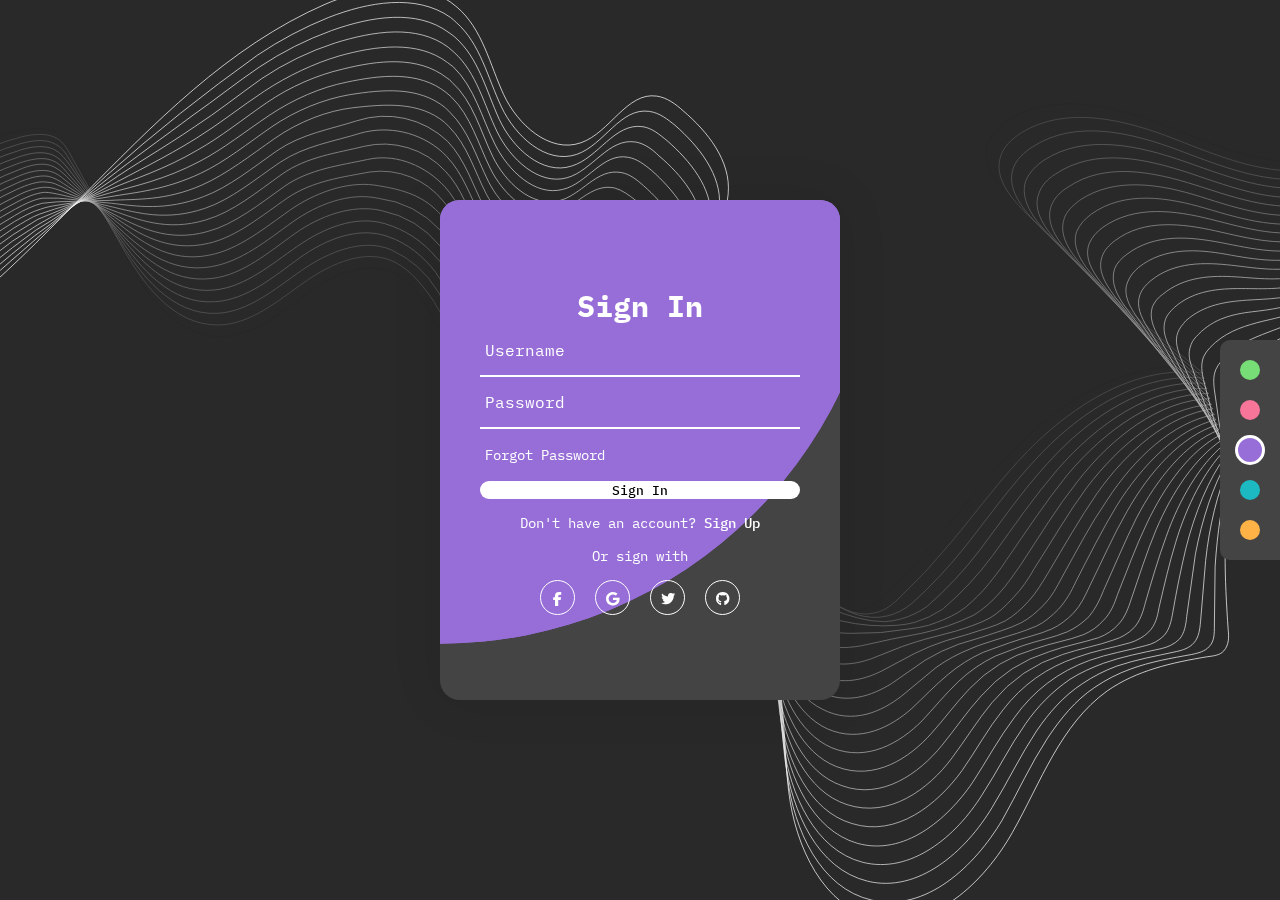
<file: index.html>
<!DOCTYPE html>
<html>
<head>
    <meta charset="UTF-8">
    <meta name="viewport" content="width=device-width, initial-scale=1.0">
    <link rel="stylesheet" href="css/style.css">
    <link rel="stylesheet" href="https://fonts.googleapis.com/css2?family=Material+Symbols+Outlined:opsz,wght,FILL,GRAD@20..48,100..700,0..1,-50..200" />
    <link crossorigin="anonymous" href="[data-uri]" rel="icon" type="image/x-icon" />
    <link rel="stylesheet" href="https://cdnjs.cloudflare.com/ajax/libs/font-awesome/6.5.1/css/all.min.css" />
    <title>Intra</title>
</head>
<body>

    <div class="wrapper">
        <div class="bg-animate" id="bg-animate"></div>
        <div class="curved" id="curved"></div>

        <div class="form-wrapper sign-in">
            <form action="" id="loginForm">
                <h2>Sign In</h2>
                <div class="input-box">
                    <input type="text" id="username">
                    <label>Username</label>
                </div>
                <div class="input-box">
                    <input type="password" id="password">
                    <label>Password</label>
                </div>
                <div class="forgot-pass">
                    <a href="#">Forgot Password</a>
                </div>
                <button type="submit">Sign In</button>
                <div class="sign-link">
                    <p>Don't have an account? <a href="#" onclick="activeSignUp()">Sign Up</a></p>
                </div>
                <div class="social-platform">
                    <p>Or sign with</p>
                    <div class="social-icons">
                        <a href="#"><i class="fa-brands fa-facebook-f"></i></a>
                        <a href="#"><i class="fa-brands fa-google"></i></a>
                        <a href="#"><i class="fa-brands fa-twitter"></i></a>
                        <a href="#"><i class="fa-brands fa-github"></i></a>
                    </div>
                </div>

            </form>
        </div>

        <div class="form-wrapper sign-up">
            <form action="">
                <h2>Sign Up</h2>
                <div class="input-box">
                    <input type="text">
                    <label>Username</label>
                </div>
                <div class="input-box">
                    <input type="text">
                    <label>Email</label>
                </div>
                <div class="input-box">
                    <input type="password">
                    <label>Password</label>
                </div>
                <div class="forgot-pass">
                    <a href="#">Forgot Password</a>
                </div>
                <button type="submit">Sign Up</button>
                <div class="sign-link">
                    <p>Already have an account? <a href="#" onclick="activeSignIn()">Sign In</a></p>
                </div>

            </form>
        </div>

    </div>
    <div class="colors">
        <span onclick="changeColor('#77dd77')" class="color" style="--clr:#77dd77;"></span>
        <span onclick="changeColor('#f67599')"  class="color" style="--clr:#f67599;"></span>
        <span onclick="changeColor('#876eD7')"  class="color active" style="--clr:#976eD7;"></span>
        <span onclick="changeColor('#1db9c3')"   class="color" style="--clr:#1db9c3;"></span>
        <span onclick="changeColor('#ffb347')"  class="color" style="--clr:#ffb347;"></span>
    </div>

    <div class="container hidden" id="container" style="display: grid; grid-template-rows: 40% 60%;">
        <div class="header">
            <span class="material-symbols-outlined" id="logout">logout</span>
            <h1 id="welcome">Welcome Bakar SECK !</h1>
            <a href="graphiql.html"><img src="/assets/graphiql.svg" alt="graphiql" class="graphiql hidden" id="graphiql"></a>
            <a href="" id="link-gitea"><img src="/assets/gitea.svg" class="gitea hidden" id="gitea"></a>
        </div>
        <div class="content">
            <div class="bar-xp flex">
                <svg width="500" height="400" id="xp" class="glasmorphism"></svg>
            </div>
            <div class="audit-ratio flex">
                <svg id="audit-ratio" width="400" height="400" class="glasmorphism"></svg>
            </div>
            <div class="infos flex">
                <div id="infos" class="glasmorphism flex"></div>      
            </div>
            <div class="skills flex">
                <svg width="400" height="400" id="skills" class="glasmorphism"></svg>
            </div>
        </div>
    </div>
</body>

<script src="js/profile.js"></script>
<script src="js/script.js" type="module"></script>
</html>
</file>
<file: css/style.css>
@import url('https://fonts.googleapis.com/css2?family=IBM+Plex+Mono:ital,wght@0,100;0,200;0,400;0,500;0,600;0,700;1,100;1,200;1,300;1,400&display=swap');
@import 'form.css';

* {
    margin: 0;
    padding: 0;
    box-sizing: border-box;
    font-family: 'IBM Plex Mono', monospace;
}

body {
    display: flex;
    justify-content: center;
    align-items: center;
    min-height: 100vh;
    background: rgb(41, 41, 41) url("../assets/01-trame.svg") no-repeat center center / cover;
    background-attachment: fixed;
    backdrop-filter: blur(0.5px);
    overflow: auto;
}

.container {
    width: 100%;
    max-width: 1200px;
    margin: auto;
}

#logout {
    position: fixed;
    top: 2%;
    right: 30px;
    color: white;
    display: none;
}

.header {
    margin-top: 100px;
    color: white;
    font-size: 0.8rem;
    display: flex;
    align-items: center;
    justify-content: center;
}

.barre {
    fill: #4d4d4d;
    transition: fill 0.3s ease;
}

.barre:hover {
    fill: #947fbd;
}

.content {
    display: grid;
    grid-template-columns: 1fr;
    grid-gap: 20px;
    padding: 20px;
}

.hidden {
    display: none;
}

.visible {
    display: block;
}

.graphiql,
.gitea {
    position: fixed;
    top: 2%;
    width: 30px;
}

.gitea {
    right: 85px;
}

.graphiql {
    right: 150px;
}

.flex {
    display: flex;
    align-items: center;
    justify-content: center;
    flex-direction: column;
}

.glasmorphism {
    background: #1d1d1d;
    transition: transform 0.3s ease, box-shadow 0.3s ease;
}

#skills {
    margin-top: 100px;
}

#infos {
    margin-top: 100px;
    padding: 20px;
    width: 90%;
    max-width: 450px; 
    margin: auto;
    box-shadow: 0 4px 8px rgba(0, 0, 0, 0.1);
    transition: transform 0.3s ease, box-shadow 0.3s ease;
}

#infos h2 {
    margin-bottom: 15px;
    font-size: 18px;
    border-bottom: 1px solid #575757;
    padding-bottom: 5px;
    color: #947fbd;
}

#infos:hover, .glasmorphism:hover {
    transform: translateY(-5px);
    box-shadow: 0 8px 16px rgba(0, 0, 0, 0.2);
}

.profile-info h2::before {
    content: attr(data-label);
    color: white;
    margin-right: 5px;
}

/* Responsive media query for tablets */
@media (min-width: 768px) and (max-width: 991px) {
    .header {
        font-size: 1rem;
    }

    #skills, #infos, #audit-ratio, #xp {
        margin-top: 100px;
    }
}

@media (min-width: 992px) {
    .content {
        grid-template-columns: repeat(2, 1fr);
    }

    .header {
        font-size: 1.6rem;
    }

    #skills, #infos, #xp, #audit-ratio {
        margin-top: 100px;
    }

}
</file>
